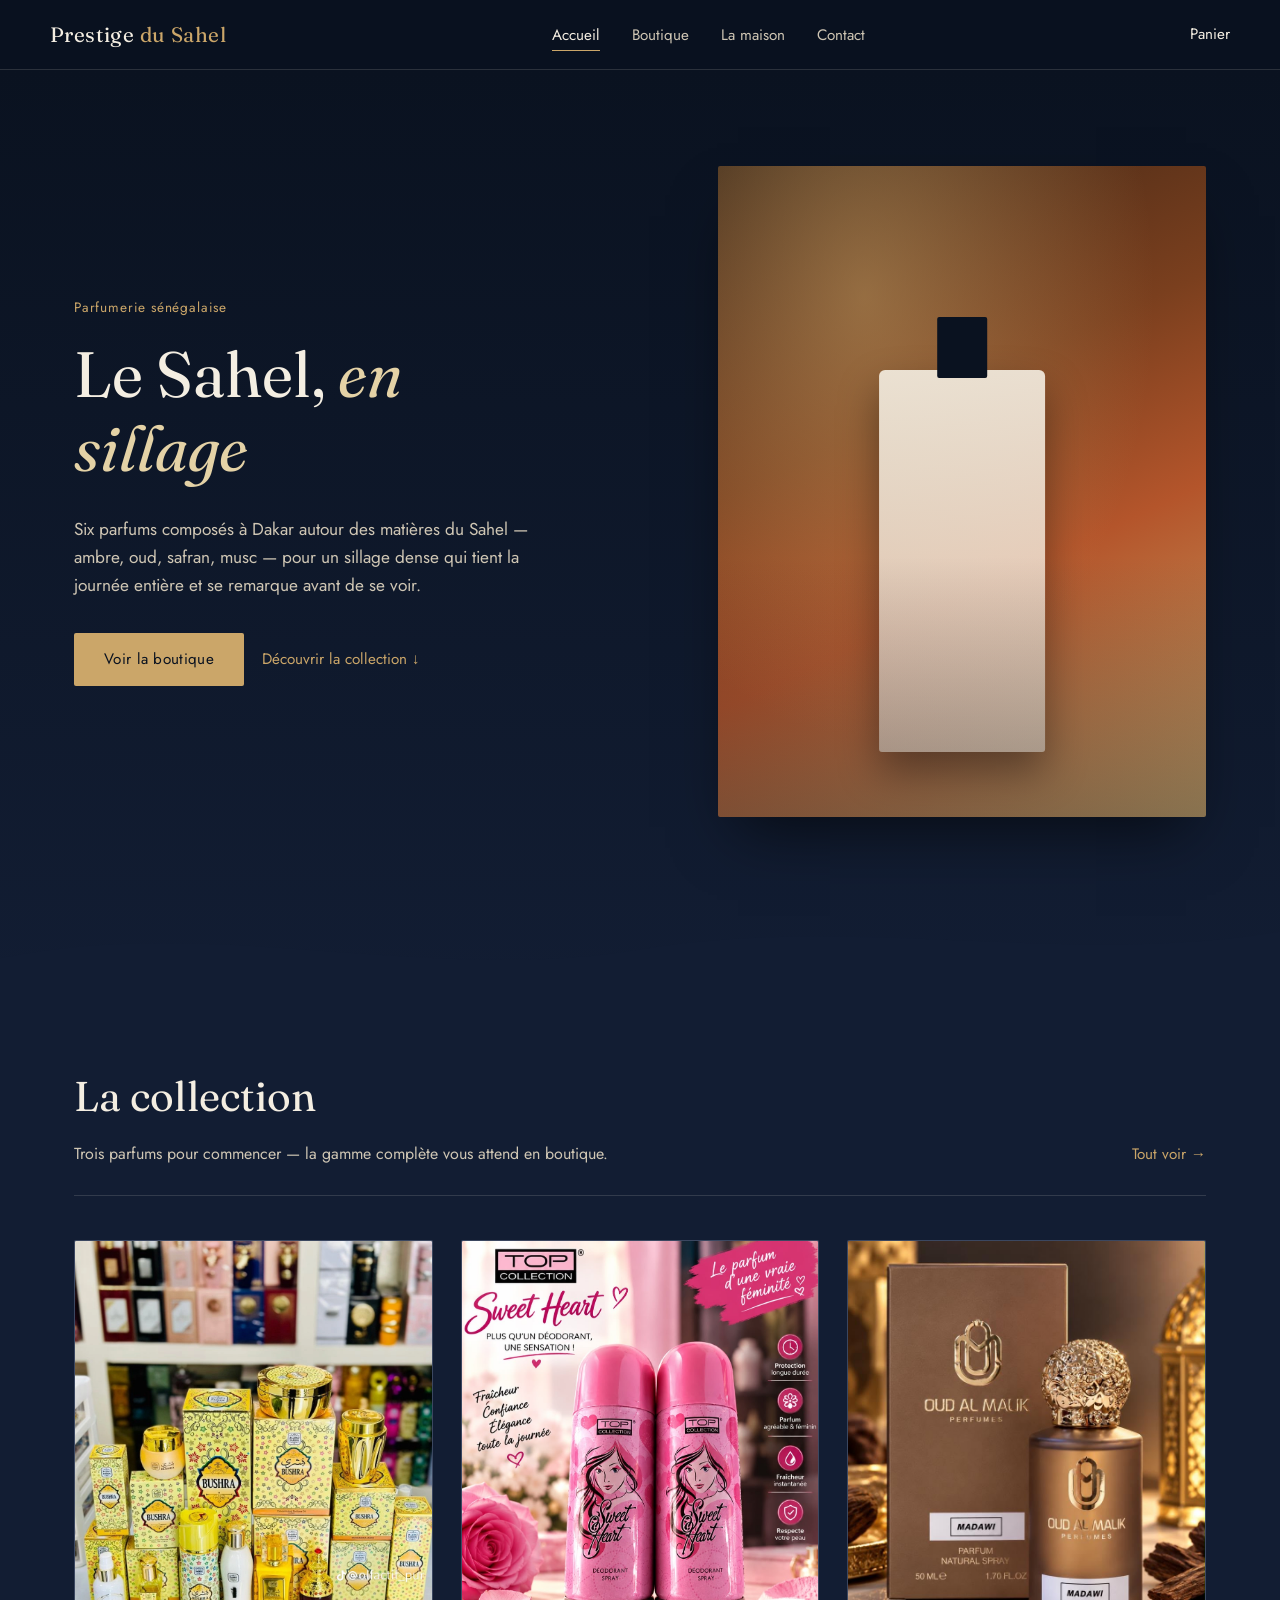
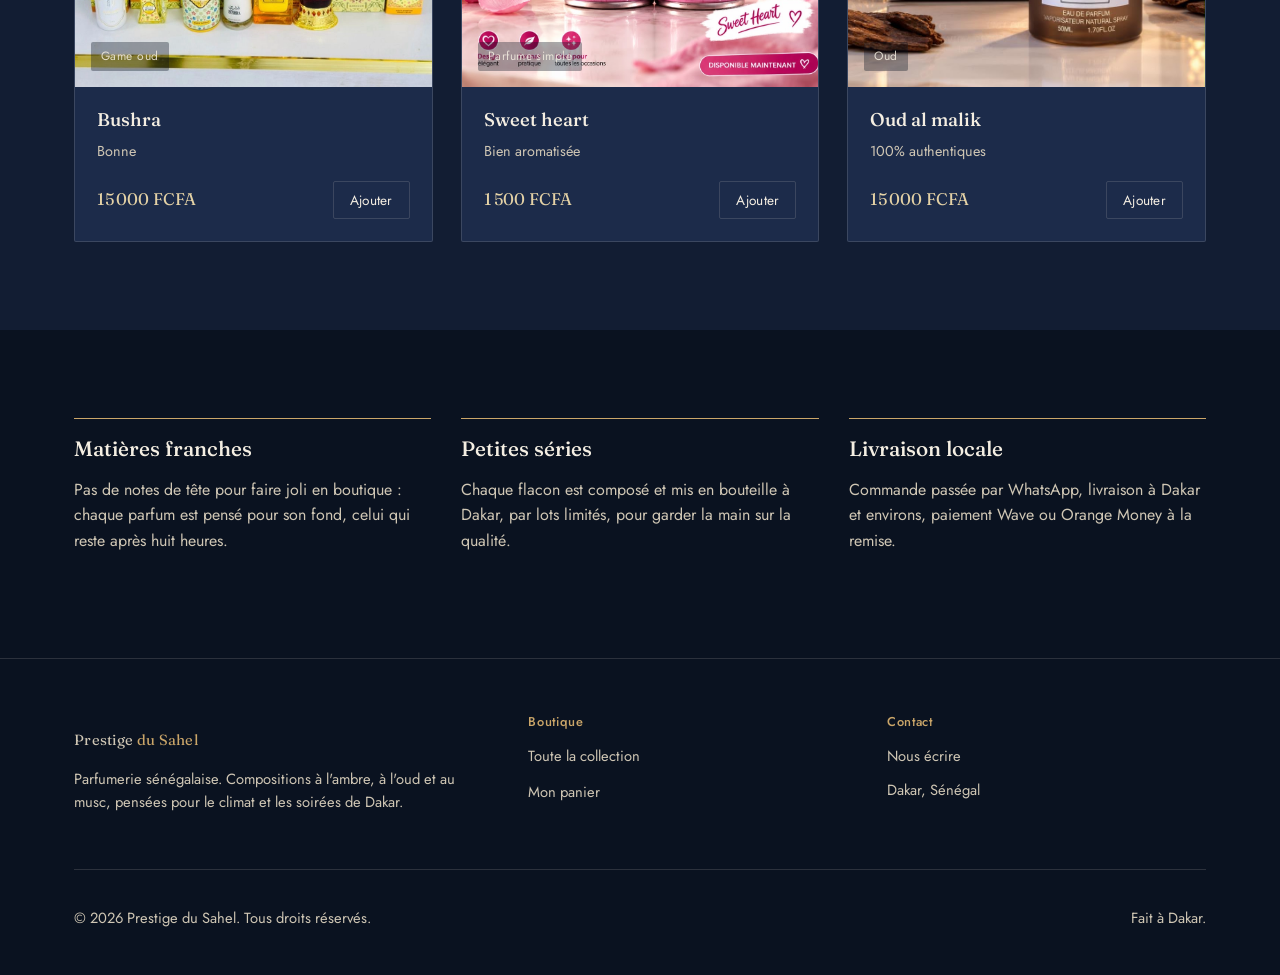
<file: index.html>
<!DOCTYPE html>
<html lang="fr">
<head>
<meta charset="UTF-8">
<meta name="viewport" content="width=device-width, initial-scale=1.0">
<title>Prestige du Sahel — Parfumerie</title>
<meta name="description" content="Prestige du Sahel : parfumerie sénégalaise inspirée des lumières et matières du Sahel. Ambre, oud, safran et musc, composés en petite série.">
<link rel="preconnect" href="https://fonts.googleapis.com">
<link rel="preconnect" href="https://fonts.gstatic.com" crossorigin>
<link href="https://fonts.googleapis.com/css2?family=Fraunces:ital,wght@0,400;0,500;1,400&family=Jost:wght@300;400;500&display=swap" rel="stylesheet">
<link rel="stylesheet" href="css/style.css">
<script src="https://identity.netlify.com/v1/netlify-identity-widget.js"></script>
<script>
  if (window.netlifyIdentity) {
    window.netlifyIdentity.on("init", (user) => {
      if (!user) {
        window.netlifyIdentity.on("login", () => {
          document.location.href = "/admin/";
        });
      }
    });
  }
</script>
</head>
<body>

<header class="entete">
  <div class="enveloppe entete__barre">
    <a href="index.html" class="marque">Prestige <span>du Sahel</span></a>
    <nav>
      <ul class="menu-principal" id="menu-principal">
        <li><a href="index.html" aria-current="page">Accueil</a></li>
        <li><a href="boutique.html">Boutique</a></li>
        <li><a href="apropos.html">La maison</a></li>
        <li><a href="contact.html">Contact</a></li>
      </ul>
    </nav>
    <div class="entete__droite">
      <a href="panier.html" class="lien-panier">
        Panier <span class="compteur-panier" data-compteur-panier>0</span>
      </a>
      <button class="bascule-menu" id="bascule-menu" aria-label="Ouvrir le menu">☰</button>
    </div>
  </div>
</header>

<main>

  <section class="heros">
    <div class="enveloppe heros__grille">
      <div>
        <p class="heros__eyebrow">Parfumerie sénégalaise</p>
        <h1>Le Sahel, <em>en sillage</em></h1>
        <p class="heros__texte">Six parfums composés à Dakar autour des matières du Sahel — ambre, oud, safran, musc — pour un sillage dense qui tient la journée entière et se remarque avant de se voir.</p>
        <div class="heros__actions">
          <a href="boutique.html" class="bouton">Voir la boutique</a>
          <a href="#collection" class="lien-discret">Découvrir la collection ↓</a>
        </div>
      </div>
      <div class="heros__visuel" aria-hidden="true">
        <div class="heros__flacon"></div>
      </div>
    </div>
    <svg class="dune" viewBox="0 0 1440 90" preserveAspectRatio="none" xmlns="http://www.w3.org/2000/svg" aria-hidden="true">
      <path d="M0,60 C240,10 480,90 720,50 C960,10 1200,70 1440,30 L1440,90 L0,90 Z" fill="#121D33"></path>
    </svg>
  </section>

  <section class="section section--nuit" id="collection">
    <div class="enveloppe">
      <div class="section__entete">
        <div>
          <h2>La collection</h2>
          <p>Trois parfums pour commencer — la gamme complète vous attend en boutique.</p>
        </div>
        <a href="boutique.html" class="lien-discret">Tout voir →</a>
      </div>
      <div class="grille-produits" id="grille-accueil"></div>
    </div>
  </section>

  <section class="section section--sombre">
    <div class="enveloppe">
      <div class="valeurs">
        <div>
          <h3>Matières franches</h3>
          <p>Pas de notes de tête pour faire joli en boutique : chaque parfum est pensé pour son fond, celui qui reste après huit heures.</p>
        </div>
        <div>
          <h3>Petites séries</h3>
          <p>Chaque flacon est composé et mis en bouteille à Dakar, par lots limités, pour garder la main sur la qualité.</p>
        </div>
        <div>
          <h3>Livraison locale</h3>
          <p>Commande passée par WhatsApp, livraison à Dakar et environs, paiement Wave ou Orange Money à la remise.</p>
        </div>
      </div>
    </div>
  </section>

</main>

<footer class="pied">
  <div class="enveloppe">
    <div class="pied__grille">
      <div>
        <p class="marque" style="margin-bottom:10px;">Prestige <span>du Sahel</span></p>
        <p>Parfumerie sénégalaise. Compositions à l'ambre, à l'oud et au musc, pensées pour le climat et les soirées de Dakar.</p>
      </div>
      <div>
        <h4>Boutique</h4>
        <ul>
          <li><a href="boutique.html">Toute la collection</a></li>
          <li><a href="panier.html">Mon panier</a></li>
        </ul>
      </div>
      <div>
        <h4>Contact</h4>
        <ul>
          <li><a href="contact.html">Nous écrire</a></li>
          <li><p style="margin:0;">Dakar, Sénégal</p></li>
        </ul>
      </div>
    </div>
    <div class="pied__bas">
      <p>© <span id="annee"></span> Prestige du Sahel. Tous droits réservés.</p>
      <p>Fait à Dakar.</p>
    </div>
  </div>
</footer>

<script src="js/main.js"></script>
</body>
</html>
</file>
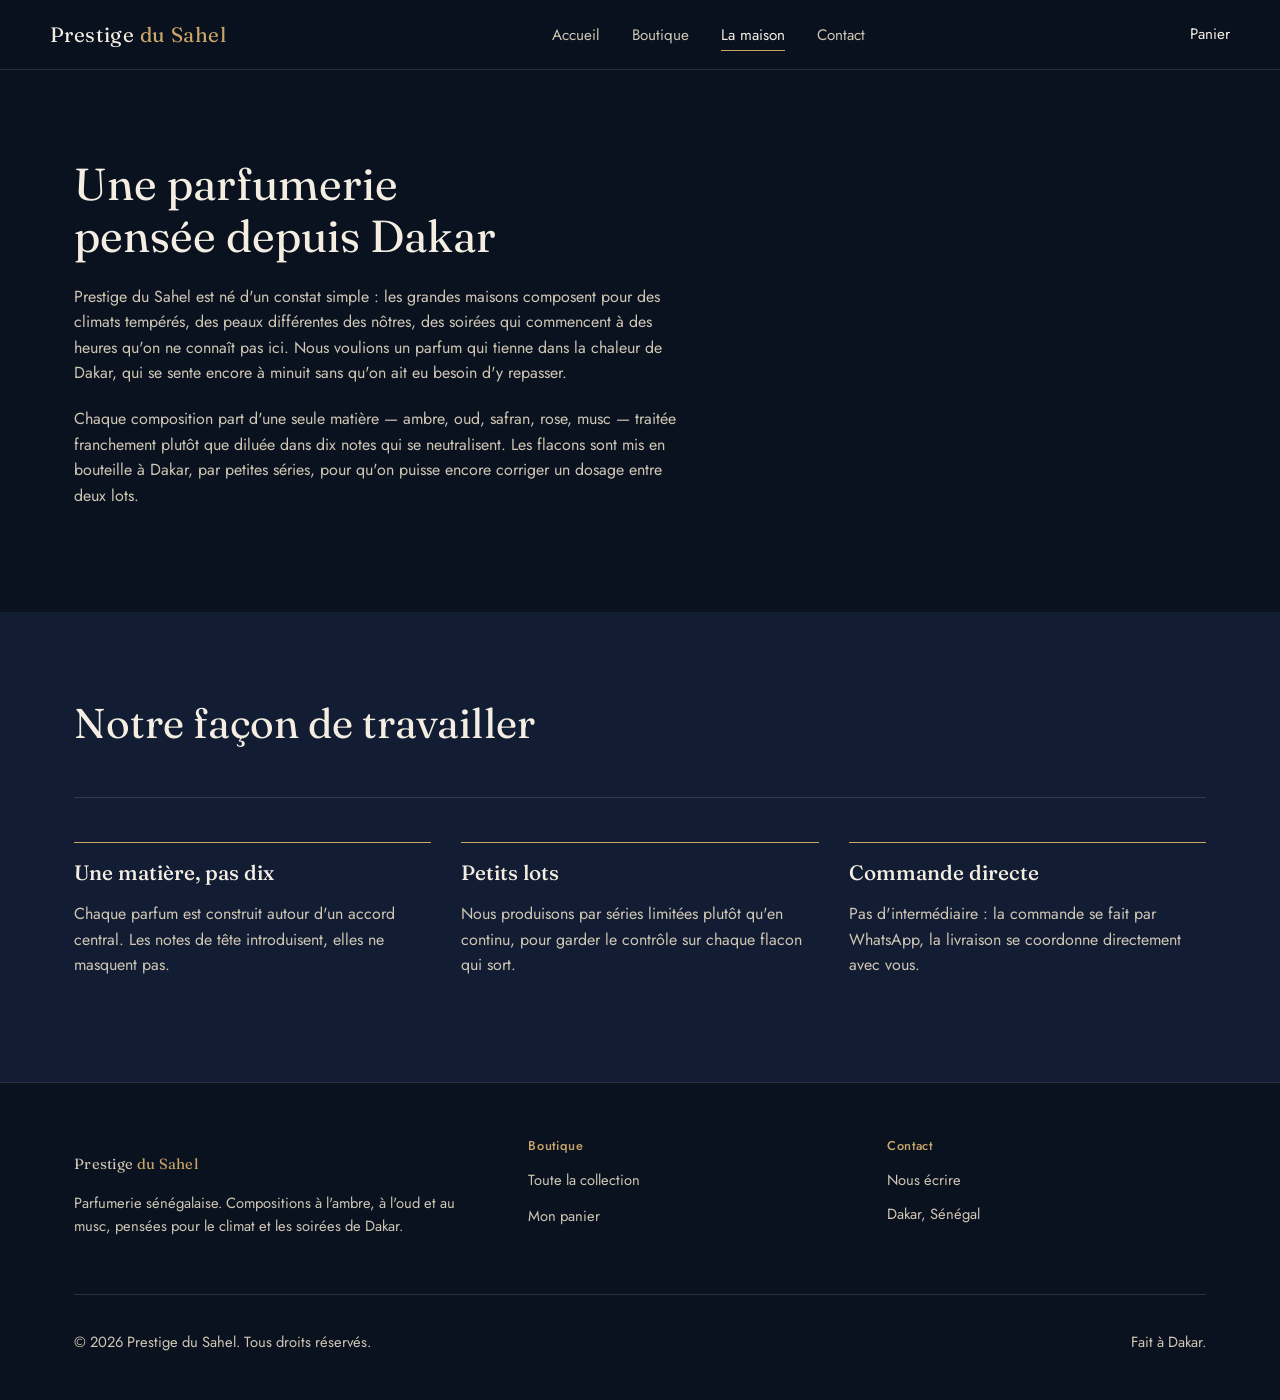
<file: apropos.html>
<!DOCTYPE html>
<html lang="fr">
<head>
<meta charset="UTF-8">
<meta name="viewport" content="width=device-width, initial-scale=1.0">
<title>La maison — Prestige du Sahel</title>
<meta name="description" content="L'histoire et l'approche de Prestige du Sahel, parfumerie sénégalaise.">
<link rel="preconnect" href="https://fonts.googleapis.com">
<link rel="preconnect" href="https://fonts.gstatic.com" crossorigin>
<link href="https://fonts.googleapis.com/css2?family=Fraunces:ital,wght@0,400;0,500;1,400&family=Jost:wght@300;400;500&display=swap" rel="stylesheet">
<link rel="stylesheet" href="css/style.css">
</head>
<body>

<header class="entete">
  <div class="enveloppe entete__barre">
    <a href="index.html" class="marque">Prestige <span>du Sahel</span></a>
    <nav>
      <ul class="menu-principal" id="menu-principal">
        <li><a href="index.html">Accueil</a></li>
        <li><a href="boutique.html">Boutique</a></li>
        <li><a href="apropos.html" aria-current="page">La maison</a></li>
        <li><a href="contact.html">Contact</a></li>
      </ul>
    </nav>
    <div class="entete__droite">
      <a href="panier.html" class="lien-panier">
        Panier <span class="compteur-panier" data-compteur-panier>0</span>
      </a>
      <button class="bascule-menu" id="bascule-menu" aria-label="Ouvrir le menu">☰</button>
    </div>
  </div>
</header>

<main>
  <section class="section section--sombre">
    <div class="enveloppe">
      <h1 style="font-size:clamp(2rem,4vw,2.8rem); max-width:16ch;">Une parfumerie pensée depuis Dakar</h1>
      <div class="bloc-texte">
        <p>Prestige du Sahel est né d'un constat simple : les grandes maisons composent pour des climats tempérés, des peaux différentes des nôtres, des soirées qui commencent à des heures qu'on ne connaît pas ici. Nous voulions un parfum qui tienne dans la chaleur de Dakar, qui se sente encore à minuit sans qu'on ait eu besoin d'y repasser.</p>
      </div>
      <div class="bloc-texte">
        <p>Chaque composition part d'une seule matière — ambre, oud, safran, rose, musc — traitée franchement plutôt que diluée dans dix notes qui se neutralisent. Les flacons sont mis en bouteille à Dakar, par petites séries, pour qu'on puisse encore corriger un dosage entre deux lots.</p>
      </div>
    </div>
  </section>

  <section class="section section--nuit">
    <div class="enveloppe">
      <div class="section__entete">
        <div>
          <h2>Notre façon de travailler</h2>
        </div>
      </div>
      <div class="valeurs">
        <div>
          <h3>Une matière, pas dix</h3>
          <p>Chaque parfum est construit autour d'un accord central. Les notes de tête introduisent, elles ne masquent pas.</p>
        </div>
        <div>
          <h3>Petits lots</h3>
          <p>Nous produisons par séries limitées plutôt qu'en continu, pour garder le contrôle sur chaque flacon qui sort.</p>
        </div>
        <div>
          <h3>Commande directe</h3>
          <p>Pas d'intermédiaire : la commande se fait par WhatsApp, la livraison se coordonne directement avec vous.</p>
        </div>
      </div>
    </div>
  </section>
</main>

<footer class="pied">
  <div class="enveloppe">
    <div class="pied__grille">
      <div>
        <p class="marque" style="margin-bottom:10px;">Prestige <span>du Sahel</span></p>
        <p>Parfumerie sénégalaise. Compositions à l'ambre, à l'oud et au musc, pensées pour le climat et les soirées de Dakar.</p>
      </div>
      <div>
        <h4>Boutique</h4>
        <ul>
          <li><a href="boutique.html">Toute la collection</a></li>
          <li><a href="panier.html">Mon panier</a></li>
        </ul>
      </div>
      <div>
        <h4>Contact</h4>
        <ul>
          <li><a href="contact.html">Nous écrire</a></li>
          <li><p style="margin:0;">Dakar, Sénégal</p></li>
        </ul>
      </div>
    </div>
    <div class="pied__bas">
      <p>© <span id="annee"></span> Prestige du Sahel. Tous droits réservés.</p>
      <p>Fait à Dakar.</p>
    </div>
  </div>
</footer>

<script src="js/main.js"></script>
</body>
</html>
</file>
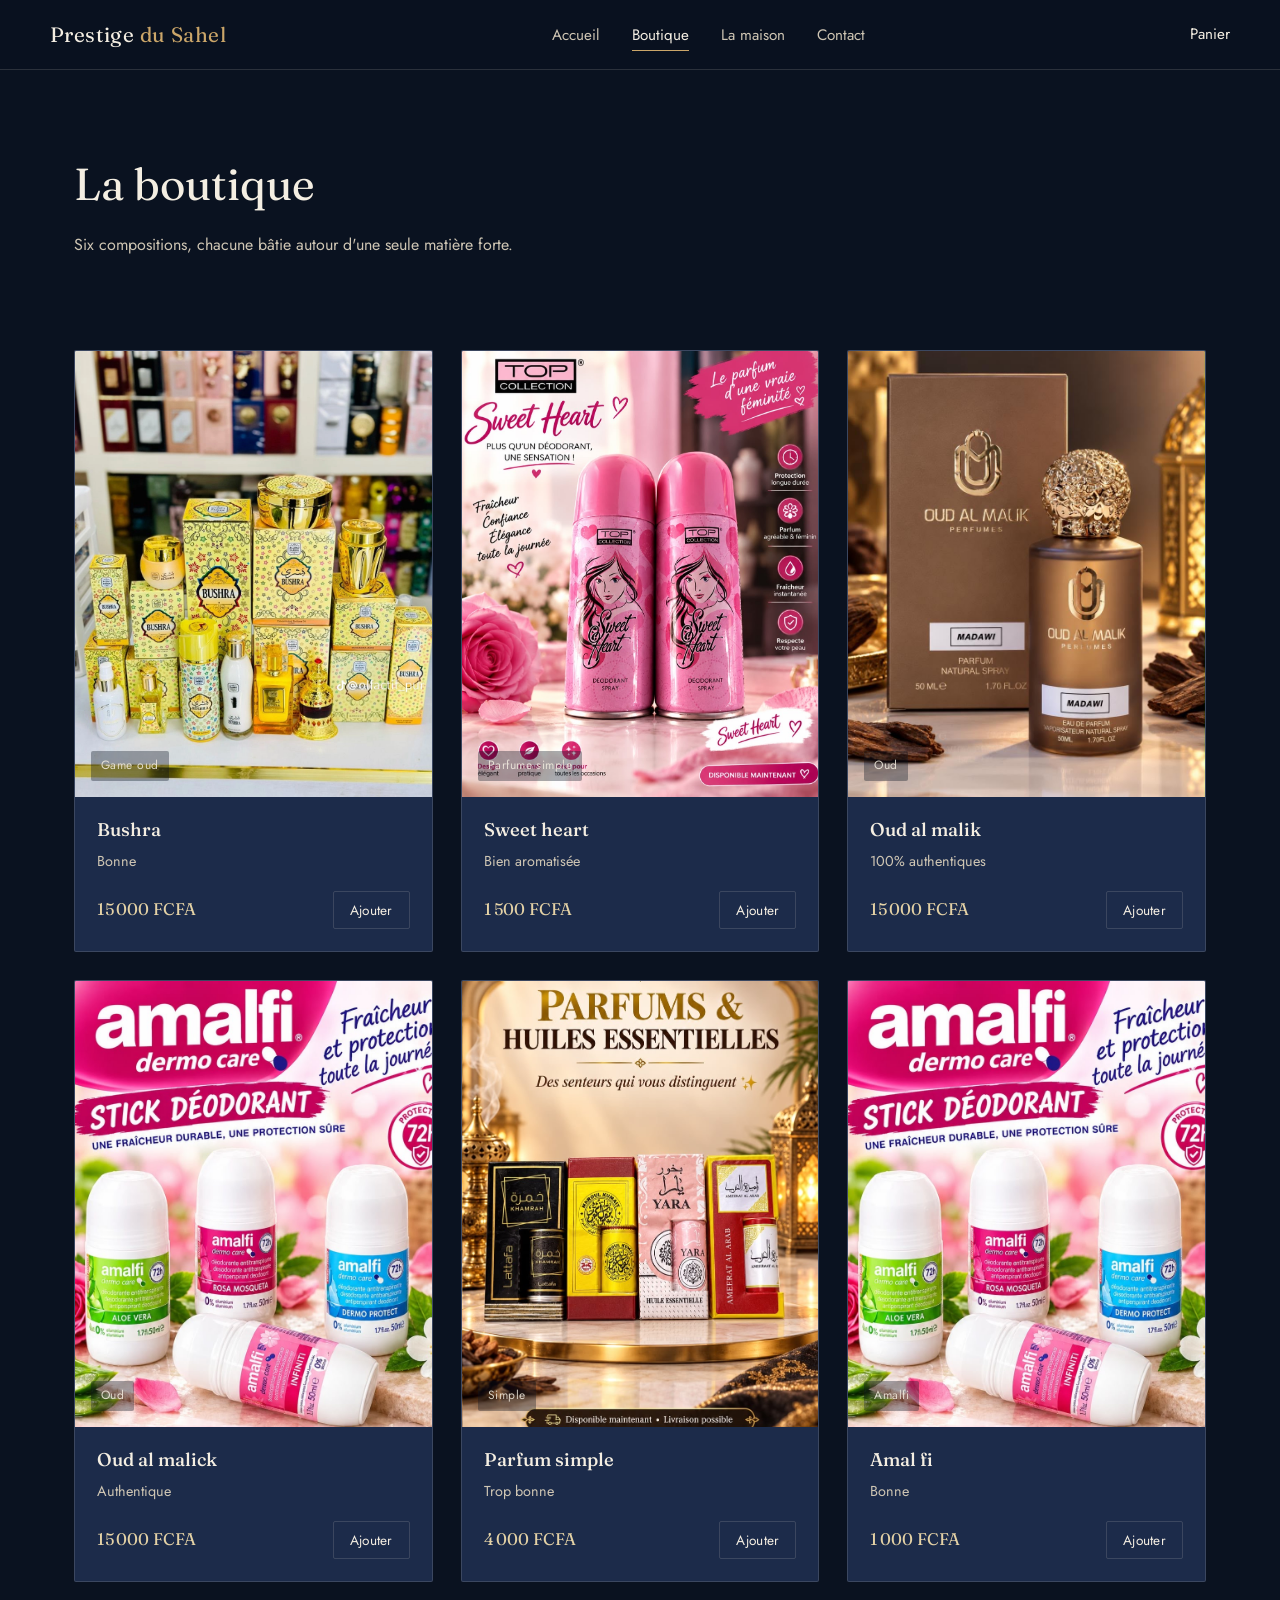
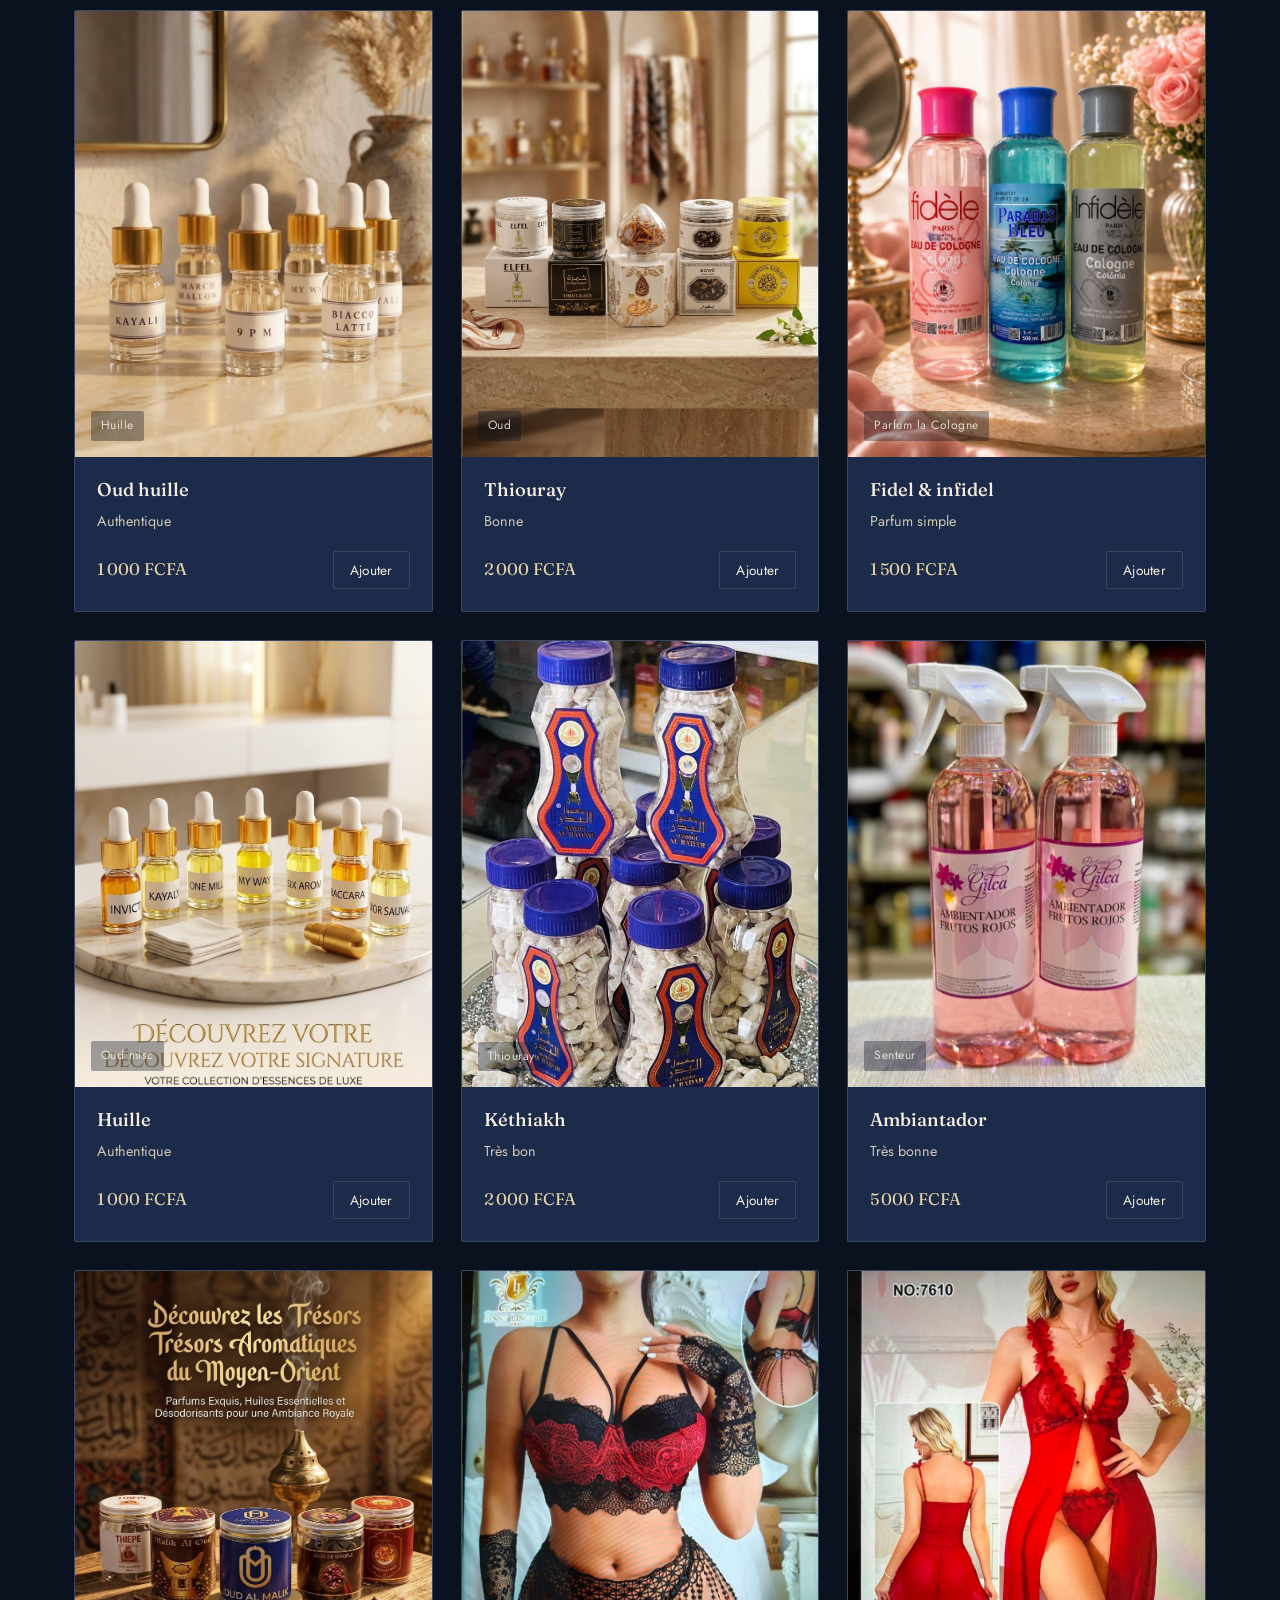
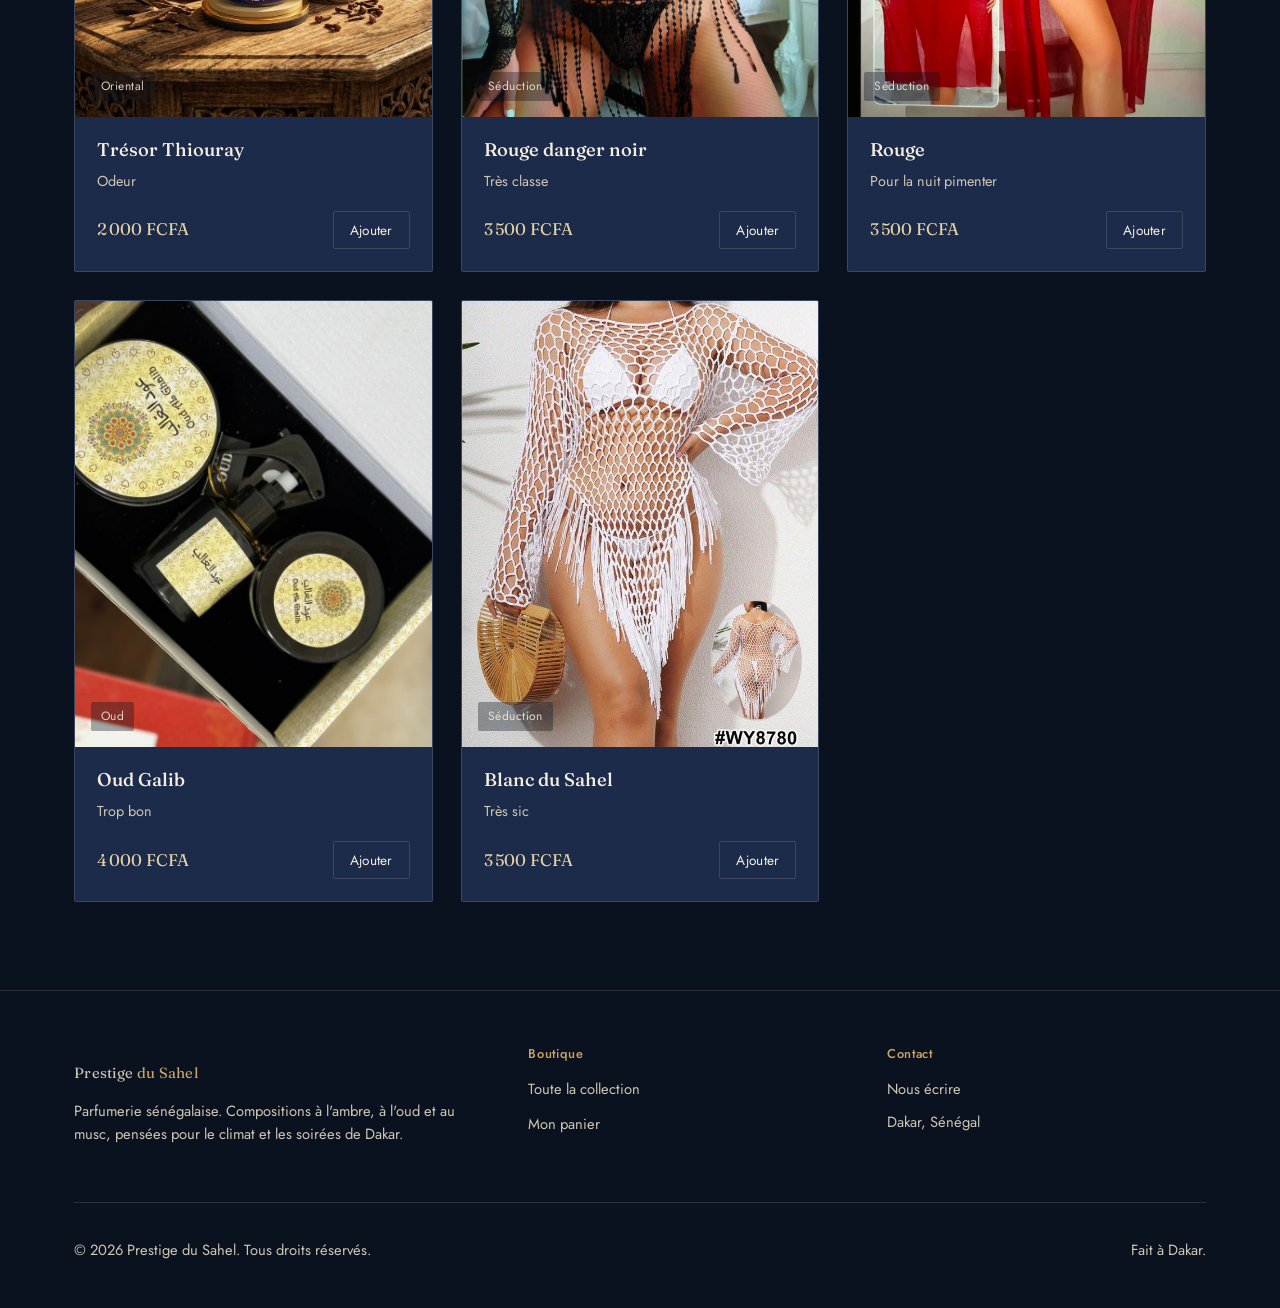
<file: boutique.html>
<!DOCTYPE html>
<html lang="fr">
<head>
<meta charset="UTF-8">
<meta name="viewport" content="width=device-width, initial-scale=1.0">
<title>Boutique — Prestige du Sahel</title>
<meta name="description" content="La collection complète Prestige du Sahel : ambre, oud, safran, rose et musc.">
<link rel="preconnect" href="https://fonts.googleapis.com">
<link rel="preconnect" href="https://fonts.gstatic.com" crossorigin>
<link href="https://fonts.googleapis.com/css2?family=Fraunces:ital,wght@0,400;0,500;1,400&family=Jost:wght@300;400;500&display=swap" rel="stylesheet">
<link rel="stylesheet" href="css/style.css">
</head>
<body>

<header class="entete">
  <div class="enveloppe entete__barre">
    <a href="index.html" class="marque">Prestige <span>du Sahel</span></a>
    <nav>
      <ul class="menu-principal" id="menu-principal">
        <li><a href="index.html">Accueil</a></li>
        <li><a href="boutique.html" aria-current="page">Boutique</a></li>
        <li><a href="apropos.html">La maison</a></li>
        <li><a href="contact.html">Contact</a></li>
      </ul>
    </nav>
    <div class="entete__droite">
      <a href="panier.html" class="lien-panier">
        Panier <span class="compteur-panier" data-compteur-panier>0</span>
      </a>
      <button class="bascule-menu" id="bascule-menu" aria-label="Ouvrir le menu">☰</button>
    </div>
  </div>
</header>

<main>
  <section class="section section--sombre" style="padding-bottom:0;">
    <div class="enveloppe">
      <div class="section__entete" style="border-bottom:none;">
        <div>
          <h1 style="font-size:clamp(2rem,4vw,2.8rem);">La boutique</h1>
          <p>Six compositions, chacune bâtie autour d'une seule matière forte.</p>
        </div>
      </div>
    </div>
  </section>

  <section class="section section--sombre" style="padding-top:20px;">
    <div class="enveloppe">
      <div class="grille-produits" id="grille-catalogue"></div>
    </div>
  </section>
</main>

<footer class="pied">
  <div class="enveloppe">
    <div class="pied__grille">
      <div>
        <p class="marque" style="margin-bottom:10px;">Prestige <span>du Sahel</span></p>
        <p>Parfumerie sénégalaise. Compositions à l'ambre, à l'oud et au musc, pensées pour le climat et les soirées de Dakar.</p>
      </div>
      <div>
        <h4>Boutique</h4>
        <ul>
          <li><a href="boutique.html">Toute la collection</a></li>
          <li><a href="panier.html">Mon panier</a></li>
        </ul>
      </div>
      <div>
        <h4>Contact</h4>
        <ul>
          <li><a href="contact.html">Nous écrire</a></li>
          <li><p style="margin:0;">Dakar, Sénégal</p></li>
        </ul>
      </div>
    </div>
    <div class="pied__bas">
      <p>© <span id="annee"></span> Prestige du Sahel. Tous droits réservés.</p>
      <p>Fait à Dakar.</p>
    </div>
  </div>
</footer>

<script src="js/main.js"></script>
</body>
</html>
</file>
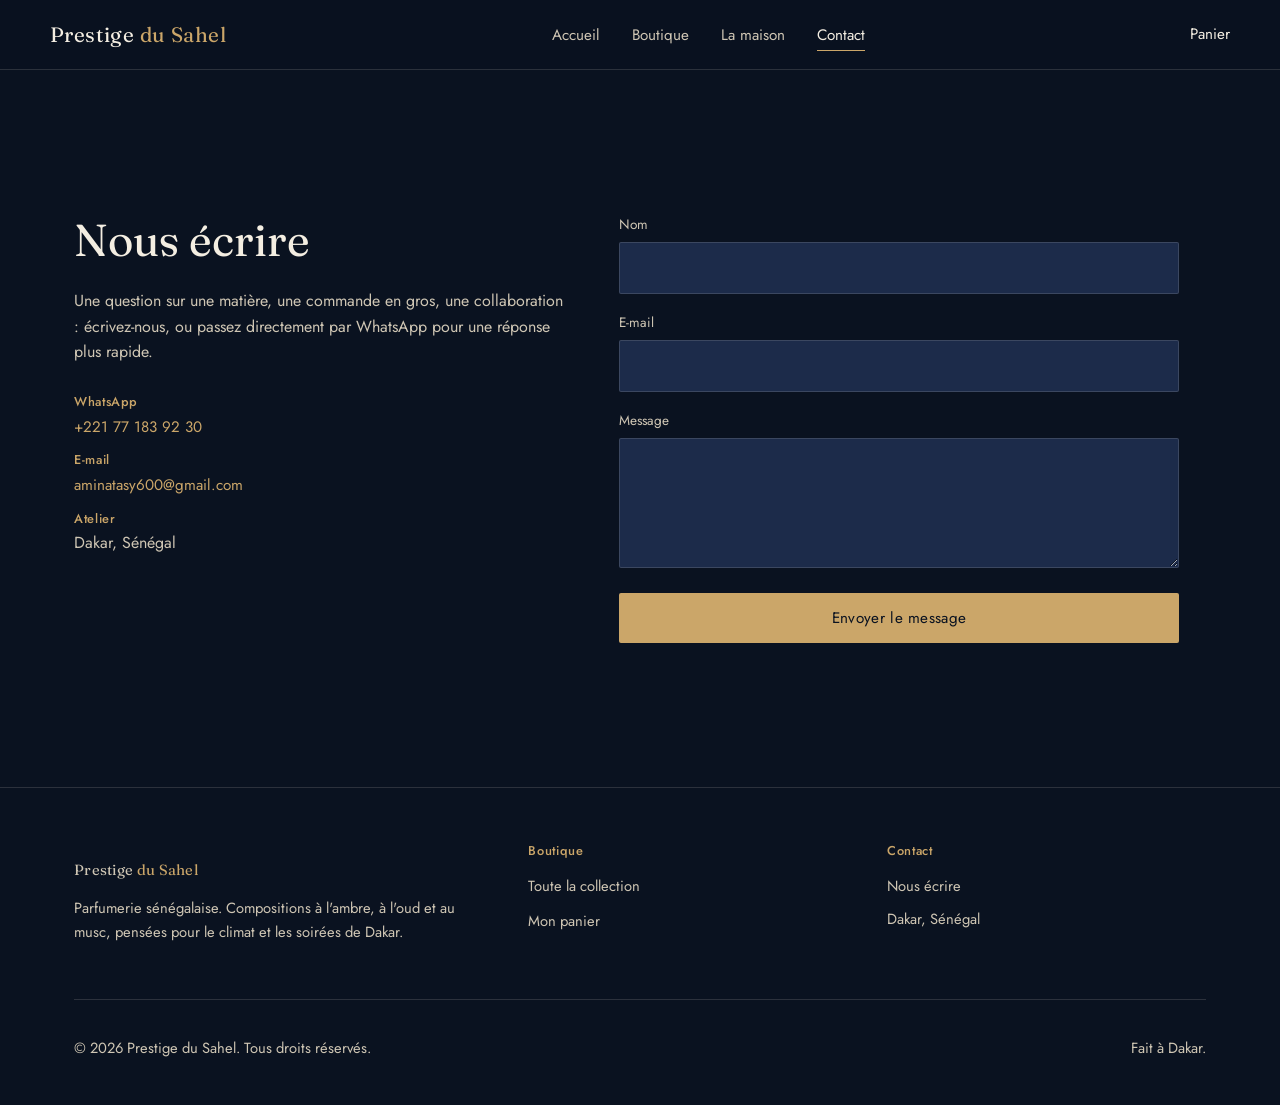
<file: contact.html>
<!DOCTYPE html>
<html lang="fr">
<head>
<meta charset="UTF-8">
<meta name="viewport" content="width=device-width, initial-scale=1.0">
<title>Contact — Prestige du Sahel</title>
<link rel="preconnect" href="https://fonts.googleapis.com">
<link rel="preconnect" href="https://fonts.gstatic.com" crossorigin>
<link href="https://fonts.googleapis.com/css2?family=Fraunces:ital,wght@0,400;0,500;1,400&family=Jost:wght@300;400;500&display=swap" rel="stylesheet">
<link rel="stylesheet" href="css/style.css">
</head>
<body>

<header class="entete">
  <div class="enveloppe entete__barre">
    <a href="index.html" class="marque">Prestige <span>du Sahel</span></a>
    <nav>
      <ul class="menu-principal" id="menu-principal">
        <li><a href="index.html">Accueil</a></li>
        <li><a href="boutique.html">Boutique</a></li>
        <li><a href="apropos.html">La maison</a></li>
        <li><a href="contact.html" aria-current="page">Contact</a></li>
      </ul>
    </nav>
    <div class="entete__droite">
      <a href="panier.html" class="lien-panier">
        Panier <span class="compteur-panier" data-compteur-panier>0</span>
      </a>
      <button class="bascule-menu" id="bascule-menu" aria-label="Ouvrir le menu">☰</button>
    </div>
  </div>
</header>

<main>
  <section class="section section--sombre">
    <div class="enveloppe">
      <div class="fiche-produit" style="grid-template-columns: 1fr 1.2fr;">
        <div>
          <h1 style="font-size:clamp(2rem,4vw,2.8rem);">Nous écrire</h1>
          <p>Une question sur une matière, une commande en gros, une collaboration : écrivez-nous, ou passez directement par WhatsApp pour une réponse plus rapide.</p>
          <div style="margin-top:30px; display:grid; gap:14px;">
            <div>
              <h4 style="font-family:var(--police-texte); font-size:0.8rem; letter-spacing:0.05em; color:var(--sable); margin-bottom:4px;">WhatsApp</h4>
              <a href="https://wa.me/221771839230" class="lien-discret" target="_blank" rel="noopener">+221 77 183 92 30</a>
            </div>
            <div>
              <h4 style="font-family:var(--police-texte); font-size:0.8rem; letter-spacing:0.05em; color:var(--sable); margin-bottom:4px;">E-mail</h4>
              <a href="mailto:aminatasy600@gmail.com" class="lien-discret">aminatasy600@gmail.com</a>
            </div>
            <div>
              <h4 style="font-family:var(--police-texte); font-size:0.8rem; letter-spacing:0.05em; color:var(--sable); margin-bottom:4px;">Atelier</h4>
              <p style="margin:0;">Dakar, Sénégal</p>
            </div>
          </div>
        </div>

        <form class="formulaire" id="formulaire-contact">
          <div>
            <label for="nom">Nom</label>
            <input type="text" id="nom" name="nom" required>
          </div>
          <div>
            <label for="email">E-mail</label>
            <input type="email" id="email" name="email" required>
          </div>
          <div>
            <label for="message">Message</label>
            <textarea id="message" name="message" required></textarea>
          </div>
          <button type="submit" class="bouton">Envoyer le message</button>
          <p id="confirmation-contact" style="display:none; color:var(--sable-clair);">Merci — nous répondons sous 24 à 48 h.</p>
        </form>
      </div>
    </div>
  </section>
</main>

<footer class="pied">
  <div class="enveloppe">
    <div class="pied__grille">
      <div>
        <p class="marque" style="margin-bottom:10px;">Prestige <span>du Sahel</span></p>
        <p>Parfumerie sénégalaise. Compositions à l'ambre, à l'oud et au musc, pensées pour le climat et les soirées de Dakar.</p>
      </div>
      <div>
        <h4>Boutique</h4>
        <ul>
          <li><a href="boutique.html">Toute la collection</a></li>
          <li><a href="panier.html">Mon panier</a></li>
        </ul>
      </div>
      <div>
        <h4>Contact</h4>
        <ul>
          <li><a href="contact.html">Nous écrire</a></li>
          <li><p style="margin:0;">Dakar, Sénégal</p></li>
        </ul>
      </div>
    </div>
    <div class="pied__bas">
      <p>© <span id="annee"></span> Prestige du Sahel. Tous droits réservés.</p>
      <p>Fait à Dakar.</p>
    </div>
  </div>
</footer>

<script src="js/main.js"></script>
<script>
  document.getElementById("formulaire-contact").addEventListener("submit", function (e) {
    e.preventDefault();
    document.getElementById("confirmation-contact").style.display = "block";
    this.reset();
  });
</script>
</body>
</html>
</file>
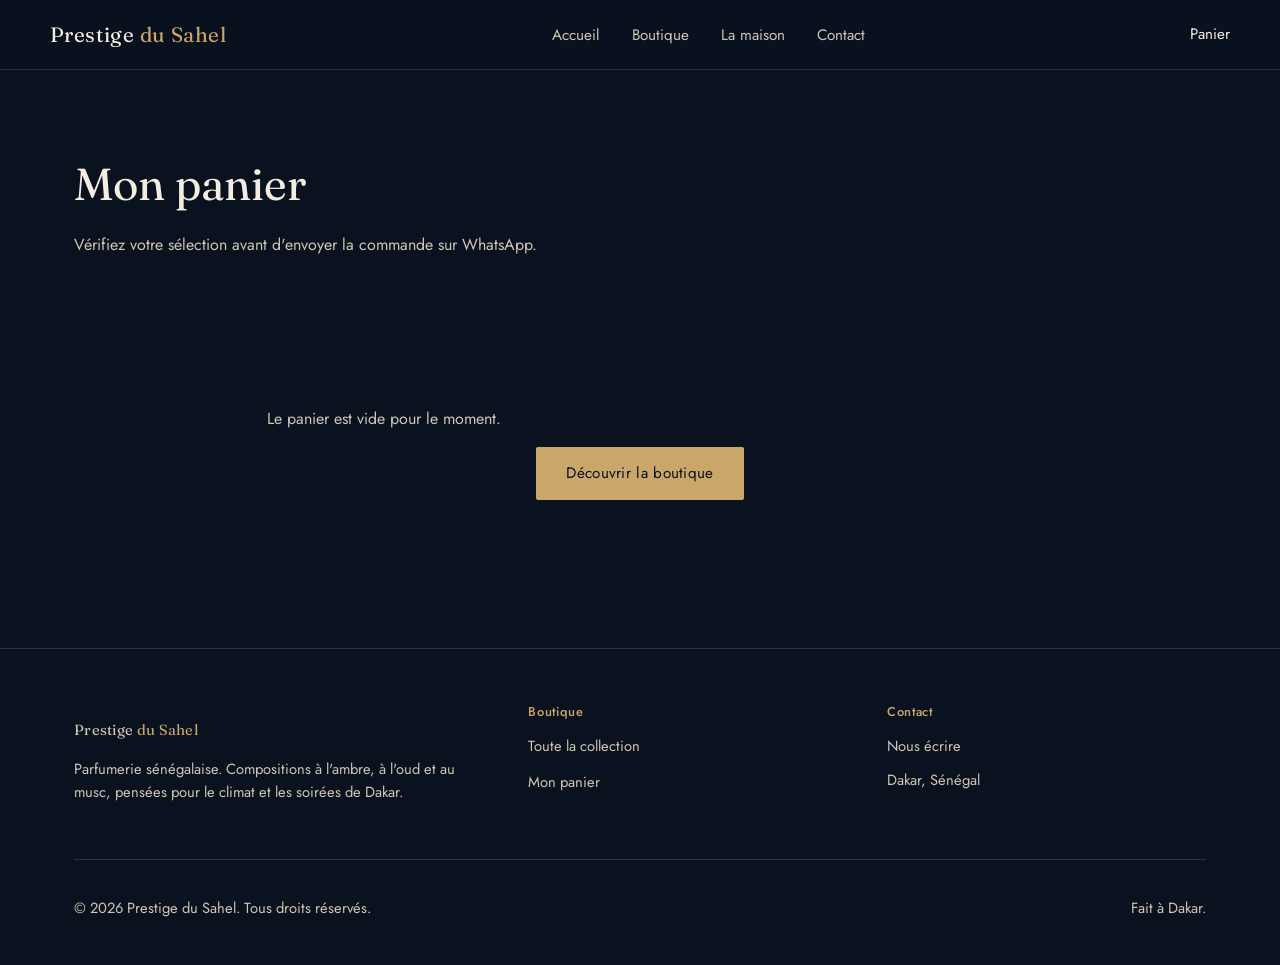
<file: panier.html>
<!DOCTYPE html>
<html lang="fr">
<head>
<meta charset="UTF-8">
<meta name="viewport" content="width=device-width, initial-scale=1.0">
<title>Mon panier — Prestige du Sahel</title>
<link rel="preconnect" href="https://fonts.googleapis.com">
<link rel="preconnect" href="https://fonts.gstatic.com" crossorigin>
<link href="https://fonts.googleapis.com/css2?family=Fraunces:ital,wght@0,400;0,500;1,400&family=Jost:wght@300;400;500&display=swap" rel="stylesheet">
<link rel="stylesheet" href="css/style.css">
</head>
<body>

<header class="entete">
  <div class="enveloppe entete__barre">
    <a href="index.html" class="marque">Prestige <span>du Sahel</span></a>
    <nav>
      <ul class="menu-principal" id="menu-principal">
        <li><a href="index.html">Accueil</a></li>
        <li><a href="boutique.html">Boutique</a></li>
        <li><a href="apropos.html">La maison</a></li>
        <li><a href="contact.html">Contact</a></li>
      </ul>
    </nav>
    <div class="entete__droite">
      <a href="panier.html" class="lien-panier" aria-current="page">
        Panier <span class="compteur-panier" data-compteur-panier>0</span>
      </a>
      <button class="bascule-menu" id="bascule-menu" aria-label="Ouvrir le menu">☰</button>
    </div>
  </div>
</header>

<main>
  <section class="section section--sombre">
    <div class="enveloppe">
      <div class="section__entete" style="border-bottom:none;">
        <div>
          <h1 style="font-size:clamp(2rem,4vw,2.8rem);">Mon panier</h1>
          <p>Vérifiez votre sélection avant d'envoyer la commande sur WhatsApp.</p>
        </div>
      </div>
      <div id="contenu-panier"></div>
    </div>
  </section>
</main>

<footer class="pied">
  <div class="enveloppe">
    <div class="pied__grille">
      <div>
        <p class="marque" style="margin-bottom:10px;">Prestige <span>du Sahel</span></p>
        <p>Parfumerie sénégalaise. Compositions à l'ambre, à l'oud et au musc, pensées pour le climat et les soirées de Dakar.</p>
      </div>
      <div>
        <h4>Boutique</h4>
        <ul>
          <li><a href="boutique.html">Toute la collection</a></li>
          <li><a href="panier.html">Mon panier</a></li>
        </ul>
      </div>
      <div>
        <h4>Contact</h4>
        <ul>
          <li><a href="contact.html">Nous écrire</a></li>
          <li><p style="margin:0;">Dakar, Sénégal</p></li>
        </ul>
      </div>
    </div>
    <div class="pied__bas">
      <p>© <span id="annee"></span> Prestige du Sahel. Tous droits réservés.</p>
      <p>Fait à Dakar.</p>
    </div>
  </div>
</footer>

<script src="js/main.js"></script>
</body>
</html>
</file>
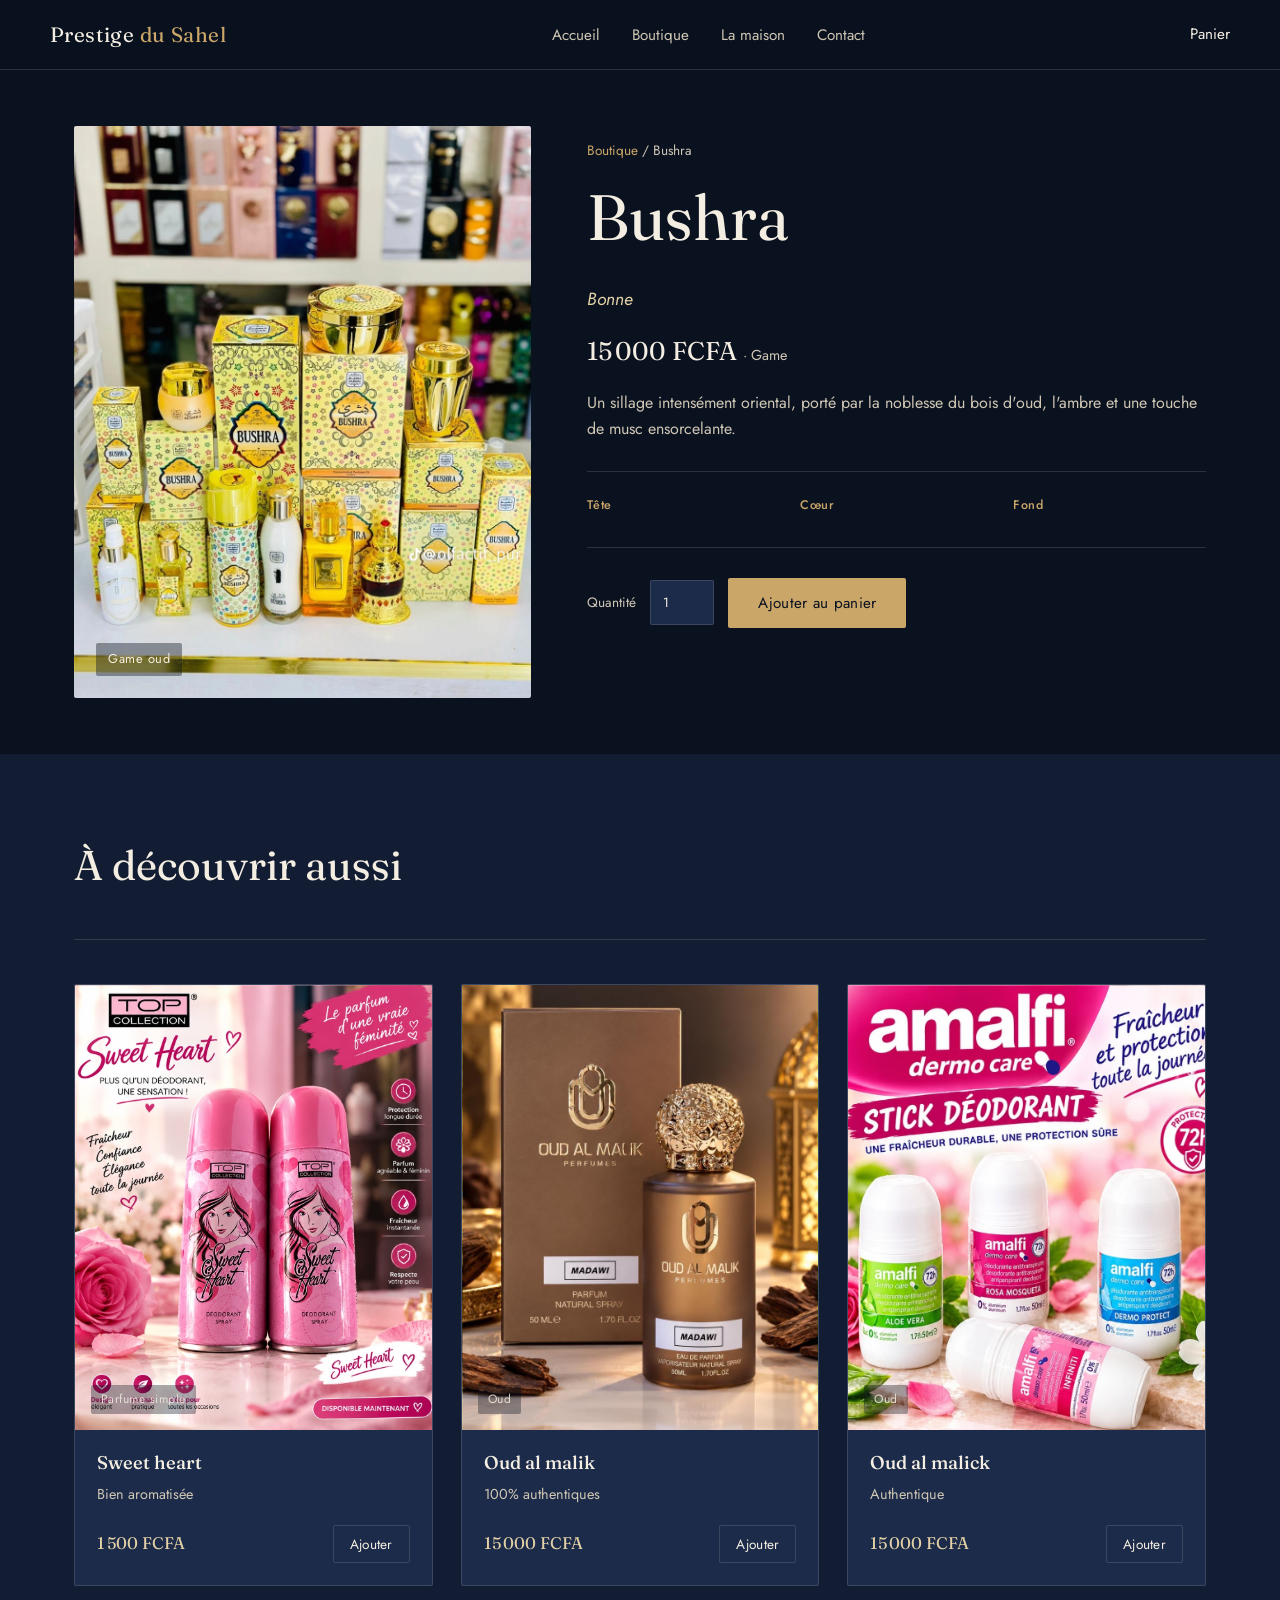
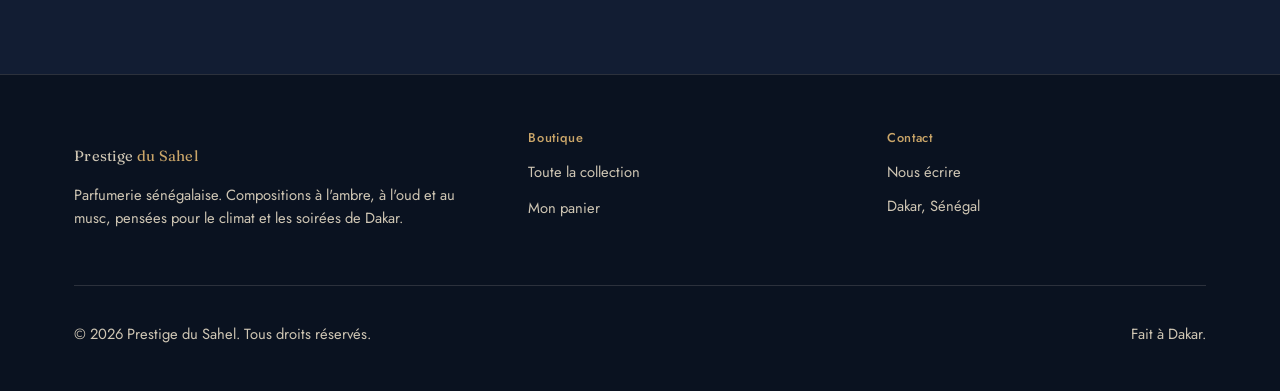
<file: produit.html>
<!DOCTYPE html>
<html lang="fr">
<head>
<meta charset="UTF-8">
<meta name="viewport" content="width=device-width, initial-scale=1.0">
<title>Parfum — Prestige du Sahel</title>
<link rel="preconnect" href="https://fonts.googleapis.com">
<link rel="preconnect" href="https://fonts.gstatic.com" crossorigin>
<link href="https://fonts.googleapis.com/css2?family=Fraunces:ital,wght@0,400;0,500;1,400&family=Jost:wght@300;400;500&display=swap" rel="stylesheet">
<link rel="stylesheet" href="css/style.css">
</head>
<body>

<header class="entete">
  <div class="enveloppe entete__barre">
    <a href="index.html" class="marque">Prestige <span>du Sahel</span></a>
    <nav>
      <ul class="menu-principal" id="menu-principal">
        <li><a href="index.html">Accueil</a></li>
        <li><a href="boutique.html">Boutique</a></li>
        <li><a href="apropos.html">La maison</a></li>
        <li><a href="contact.html">Contact</a></li>
      </ul>
    </nav>
    <div class="entete__droite">
      <a href="panier.html" class="lien-panier">
        Panier <span class="compteur-panier" data-compteur-panier>0</span>
      </a>
      <button class="bascule-menu" id="bascule-menu" aria-label="Ouvrir le menu">☰</button>
    </div>
  </div>
</header>

<main>
  <div class="enveloppe">
    <div class="fiche-produit" id="fiche-produit"></div>
  </div>

  <section class="section section--nuit">
    <div class="enveloppe">
      <div class="section__entete">
        <div><h2>À découvrir aussi</h2></div>
      </div>
      <div class="grille-produits" id="suggestions"></div>
    </div>
  </section>
</main>

<footer class="pied">
  <div class="enveloppe">
    <div class="pied__grille">
      <div>
        <p class="marque" style="margin-bottom:10px;">Prestige <span>du Sahel</span></p>
        <p>Parfumerie sénégalaise. Compositions à l'ambre, à l'oud et au musc, pensées pour le climat et les soirées de Dakar.</p>
      </div>
      <div>
        <h4>Boutique</h4>
        <ul>
          <li><a href="boutique.html">Toute la collection</a></li>
          <li><a href="panier.html">Mon panier</a></li>
        </ul>
      </div>
      <div>
        <h4>Contact</h4>
        <ul>
          <li><a href="contact.html">Nous écrire</a></li>
          <li><p style="margin:0;">Dakar, Sénégal</p></li>
        </ul>
      </div>
    </div>
    <div class="pied__bas">
      <p>© <span id="annee"></span> Prestige du Sahel. Tous droits réservés.</p>
      <p>Fait à Dakar.</p>
    </div>
  </div>
</footer>

<script src="js/main.js"></script>
</body>
</html>
</file>
<file: css/style.css>
/* ===================================================================
   Prestige du Sahel — feuille de style
   Palette : nuit du désert + sable + ocre brûlé
   =================================================================== */

:root {
  --nuit-profond: #0A1220;
  --nuit: #121D33;
  --nuit-claire: #1C2B4A;
  --sable: #CBA669;
  --sable-clair: #E4D2A6;
  --ocre: #B4552B;
  --albatre: #F4EEE2;
  --albatre-sourd: #CFC6B4;
  --trait: rgba(244, 238, 226, 0.14);

  --police-affichage: "Fraunces", Georgia, serif;
  --police-texte: "Jost", "Helvetica Neue", Arial, sans-serif;

  --rayon: 2px;
}

* { box-sizing: border-box; }

@media (prefers-reduced-motion: reduce) {
  * { animation-duration: 0.01ms !important; transition-duration: 0.01ms !important; }
}

html { scroll-behavior: smooth; }

body {
  margin: 0;
  background: var(--nuit-profond);
  color: var(--albatre);
  font-family: var(--police-texte);
  font-size: 16px;
  line-height: 1.6;
  -webkit-font-smoothing: antialiased;
}

img { max-width: 100%; display: block; }

a { color: inherit; text-decoration: none; }

h1, h2, h3, h4 {
  font-family: var(--police-affichage);
  font-weight: 500;
  line-height: 1.15;
  margin: 0 0 0.5em;
  color: var(--albatre);
}

h1 { font-size: clamp(2.4rem, 5vw, 4rem); font-weight: 400; }
h2 { font-size: clamp(1.8rem, 3.4vw, 2.6rem); font-weight: 400; }
h3 { font-size: 1.3rem; }

p { max-width: 62ch; color: var(--albatre-sourd); }

.enveloppe {
  width: 100%;
  max-width: 1180px;
  margin: 0 auto;
  padding: 0 24px;
}

/* ---------- Boutons & liens ---------- */

.bouton {
  display: inline-block;
  padding: 14px 30px;
  background: var(--sable);
  color: var(--nuit-profond);
  font-family: var(--police-texte);
  font-size: 0.95rem;
  letter-spacing: 0.02em;
  border: none;
  border-radius: var(--rayon);
  cursor: pointer;
  transition: background 0.2s ease, transform 0.2s ease;
}
.bouton:hover { background: var(--sable-clair); transform: translateY(-1px); }
.bouton:focus-visible { outline: 2px solid var(--albatre); outline-offset: 3px; }

.bouton--discret {
  background: transparent;
  color: var(--albatre);
  border: 1px solid var(--trait);
  padding: 8px 16px;
  font-size: 0.85rem;
  border-radius: var(--rayon);
  cursor: pointer;
}
.bouton--discret:hover { border-color: var(--sable); color: var(--sable); }

.lien-discret {
  color: var(--sable);
  border-bottom: 1px solid transparent;
  cursor: pointer;
  background: none;
  border-top: none; border-left: none; border-right: none;
  font-family: var(--police-texte);
  font-size: 0.95rem;
  padding: 0;
}
.lien-discret:hover { border-bottom-color: var(--sable); }

/* ---------- En-tête ---------- */

.entete {
  position: sticky;
  top: 0;
  z-index: 20;
  background: rgba(10, 18, 32, 0.86);
  backdrop-filter: blur(8px);
  border-bottom: 1px solid var(--trait);
}

.entete__barre {
  display: flex;
  align-items: center;
  justify-content: space-between;
  padding: 18px 0;
}

.marque {
  font-family: var(--police-affichage);
  font-size: 1.3rem;
  letter-spacing: 0.02em;
  color: var(--albatre);
}
.marque span { color: var(--sable); }

.menu-principal {
  display: flex;
  gap: 32px;
  list-style: none;
  margin: 0;
  padding: 0;
}
.menu-principal a {
  font-size: 0.95rem;
  color: var(--albatre-sourd);
  padding-bottom: 4px;
  border-bottom: 1px solid transparent;
}
.menu-principal a:hover,
.menu-principal a[aria-current="page"] {
  color: var(--albatre);
  border-bottom-color: var(--sable);
}

.entete__droite { display: flex; align-items: center; gap: 22px; }

.lien-panier {
  position: relative;
  display: flex;
  align-items: center;
  gap: 8px;
  font-size: 0.95rem;
}
.compteur-panier {
  display: none;
  align-items: center;
  justify-content: center;
  min-width: 18px;
  height: 18px;
  padding: 0 4px;
  background: var(--ocre);
  color: var(--albatre);
  font-size: 0.7rem;
  border-radius: 9px;
}

.bascule-menu {
  display: none;
  background: none;
  border: none;
  color: var(--albatre);
  font-size: 1.4rem;
  cursor: pointer;
}

@media (max-width: 760px) {
  .menu-principal {
    position: absolute;
    top: 100%; left: 0; right: 0;
    flex-direction: column;
    gap: 0;
    background: var(--nuit-profond);
    border-bottom: 1px solid var(--trait);
    max-height: 0;
    overflow: hidden;
    transition: max-height 0.25s ease;
  }
  .menu-principal.est-ouvert { max-height: 300px; }
  .menu-principal li { border-top: 1px solid var(--trait); }
  .menu-principal a { display: block; padding: 16px 24px; }
  .bascule-menu { display: block; }
}

/* ---------- Section héros ---------- */

.heros {
  position: relative;
  padding: 96px 0 0;
  overflow: hidden;
  background: linear-gradient(180deg, var(--nuit-profond) 0%, var(--nuit) 100%);
}

.heros__grille {
  display: grid;
  grid-template-columns: 1.1fr 0.9fr;
  gap: 48px;
  align-items: center;
  padding-bottom: 90px;
}

.heros__eyebrow {
  color: var(--sable);
  font-size: 0.85rem;
  letter-spacing: 0.06em;
  margin: 0 0 18px;
}

.heros h1 { max-width: 11ch; }
.heros h1 em { font-style: italic; color: var(--sable-clair); }

.heros__texte { font-size: 1.08rem; max-width: 46ch; margin-top: 18px; }

.heros__actions { margin-top: 34px; display: flex; gap: 18px; align-items: center; }

.heros__visuel {
  position: relative;
  aspect-ratio: 3 / 4;
  border-radius: var(--rayon);
  background:
    radial-gradient(ellipse at 30% 20%, rgba(203,166,105,0.5), transparent 60%),
    linear-gradient(155deg, #3A2415 0%, #7A3F1E 38%, #B4552B 62%, #CBA669 100%);
  box-shadow: 0 30px 60px -20px rgba(0,0,0,0.6);
}
.heros__visuel::after {
  content: "";
  position: absolute; inset: 0;
  background: linear-gradient(0deg, rgba(10,18,32,0.35), transparent 40%);
}
.heros__flacon {
  position: absolute;
  left: 50%; bottom: 10%;
  transform: translateX(-50%);
  width: 34%;
  aspect-ratio: 1 / 2.3;
  background: linear-gradient(180deg, rgba(244,238,226,0.9), rgba(244,238,226,0.65));
  border-radius: 6px 6px 3px 3px;
  box-shadow: 0 20px 40px rgba(0,0,0,0.4);
}
.heros__flacon::before {
  content: "";
  position: absolute;
  top: -14%; left: 50%; transform: translateX(-50%);
  width: 30%; height: 16%;
  background: var(--nuit-profond);
  border-radius: 2px;
}

.dune {
  display: block;
  width: 100%;
  height: auto;
  margin-top: -2px;
}

/* ---------- Sections génériques ---------- */

.section { padding: 88px 0; }
.section--nuit { background: var(--nuit); }
.section--sombre { background: var(--nuit-profond); }

.section__entete {
  display: flex;
  justify-content: space-between;
  align-items: flex-end;
  gap: 24px;
  margin-bottom: 44px;
  border-bottom: 1px solid var(--trait);
  padding-bottom: 28px;
}
.section__entete p { margin: 10px 0 0; }

/* ---------- Grille produits / cartes ---------- */

.grille-produits {
  display: grid;
  grid-template-columns: repeat(3, 1fr);
  gap: 28px;
}
@media (max-width: 900px) { .grille-produits { grid-template-columns: repeat(2, 1fr); } }
@media (max-width: 600px) { .grille-produits { grid-template-columns: 1fr; } }

.carte-produit {
  background: var(--nuit-claire);
  border: 1px solid var(--trait);
  border-radius: var(--rayon);
  overflow: hidden;
  display: flex;
  flex-direction: column;
}

.carte-produit__visuel {
  aspect-ratio: 4 / 5;
  display: flex;
  align-items: flex-end;
  padding: 16px;
  position: relative;
}
.carte-produit__famille {
  font-size: 0.75rem;
  letter-spacing: 0.04em;
  color: rgba(244,238,226,0.85);
  background: rgba(10,18,32,0.35);
  padding: 5px 10px;
  border-radius: var(--rayon);
}

/* six variantes de dégradé pour distinguer les flacons sans photo */
.carte-produit__visuel--1, .fiche-produit__visuel--1 { background: linear-gradient(160deg,#3A2415,#B4552B 70%,#CBA669); }
.carte-produit__visuel--2, .fiche-produit__visuel--2 { background: linear-gradient(160deg,#241A33,#5B3A6E 55%,#CBA669); }
.carte-produit__visuel--3, .fiche-produit__visuel--3 { background: linear-gradient(160deg,#2B1F12,#8A6A2E 55%,#E4D2A6); }
.carte-produit__visuel--4, .fiche-produit__visuel--4 { background: linear-gradient(160deg,#1C2B4A,#7A3F1E 60%,#B4552B); }
.carte-produit__visuel--5, .fiche-produit__visuel--5 { background: linear-gradient(160deg,#3B1420,#A8552E 55%,#E4D2A6); }
.carte-produit__visuel--0, .fiche-produit__visuel--0 { background: linear-gradient(160deg,#12203A,#4C5A3E 55%,#CBA669); }

.carte-produit__corps { padding: 22px; display: flex; flex-direction: column; gap: 10px; flex: 1; }
.carte-produit__corps h3 { font-size: 1.15rem; margin: 0; }
.carte-produit__accroche { font-size: 0.9rem; margin: 0; flex: 1; }
.carte-produit__pied { display: flex; align-items: center; justify-content: space-between; margin-top: 8px; }
.carte-produit__prix { font-family: var(--police-affichage); color: var(--sable-clair); font-size: 1.05rem; }

/* ---------- Fiche produit ---------- */

.fiche-produit {
  display: grid;
  grid-template-columns: 0.85fr 1.15fr;
  gap: 56px;
  padding: 56px 0;
  align-items: start;
}
@media (max-width: 800px) { .fiche-produit { grid-template-columns: 1fr; } }

.fiche-produit__visuel {
  aspect-ratio: 4 / 5;
  border-radius: var(--rayon);
  display: flex;
  align-items: flex-end;
  padding: 22px;
  position: sticky;
  top: 90px;
}
.fiche-produit__famille {
  font-size: 0.8rem;
  letter-spacing: 0.04em;
  background: rgba(10,18,32,0.4);
  padding: 6px 12px;
  border-radius: var(--rayon);
}

.fil-ariane { font-size: 0.85rem; color: var(--albatre-sourd); margin-bottom: 18px; }
.fil-ariane a { color: var(--sable); }

.fiche-produit__accroche { font-style: italic; color: var(--sable-clair); font-size: 1.1rem; }
.fiche-produit__prix { font-family: var(--police-affichage); font-size: 1.6rem; color: var(--albatre); margin: 18px 0; }
.fiche-produit__prix span { font-family: var(--police-texte); font-size: 0.9rem; color: var(--albatre-sourd); }
.fiche-produit__description { margin: 18px 0 30px; }

.pyramide {
  display: grid;
  grid-template-columns: repeat(3, 1fr);
  gap: 20px;
  border-top: 1px solid var(--trait);
  border-bottom: 1px solid var(--trait);
  padding: 26px 0;
  margin-bottom: 30px;
}
.pyramide h4 { font-family: var(--police-texte); font-size: 0.78rem; letter-spacing: 0.05em; color: var(--sable); margin: 0 0 8px; }
.pyramide p { font-size: 0.88rem; margin: 0; }

.fiche-produit__actions { display: flex; align-items: center; gap: 14px; }
.fiche-produit__actions label { font-size: 0.85rem; color: var(--albatre-sourd); }
.fiche-produit__actions input {
  width: 64px; padding: 12px; background: var(--nuit-claire);
  border: 1px solid var(--trait); color: var(--albatre); border-radius: var(--rayon);
  font-family: var(--police-texte);
}

#suggestions { margin-top: 20px; }

/* ---------- Panier ---------- */

.panier { width: 100%; border-collapse: collapse; margin-bottom: 34px; }
.panier th {
  text-align: left; font-weight: 400; font-size: 0.8rem; letter-spacing: 0.04em;
  color: var(--albatre-sourd); border-bottom: 1px solid var(--trait); padding: 0 12px 14px;
}
.panier td { padding: 18px 12px; border-bottom: 1px solid var(--trait); vertical-align: middle; }
.panier__produit { display: flex; align-items: center; gap: 14px; }
.panier__vignette { width: 54px; height: 66px; border-radius: 3px; flex-shrink: 0; }
.panier__famille { font-size: 0.8rem; color: var(--albatre-sourd); margin: 2px 0 0; }
.panier__quantite {
  width: 56px; padding: 8px; background: var(--nuit-claire);
  border: 1px solid var(--trait); color: var(--albatre); border-radius: var(--rayon);
}

.panier__total {
  display: flex; justify-content: flex-end; align-items: baseline; gap: 16px;
  font-family: var(--police-affichage); font-size: 1.4rem; padding: 10px 12px;
}
.panier__actions { display: flex; justify-content: space-between; align-items: center; margin-top: 20px; }

.panier-vide { text-align: center; padding: 60px 0; }

/* ---------- À propos / valeurs ---------- */

.valeurs { display: grid; grid-template-columns: repeat(3, 1fr); gap: 30px; }
@media (max-width: 760px) { .valeurs { grid-template-columns: 1fr; } }
.valeurs > div { border-top: 1px solid var(--sable); padding-top: 18px; }

.bloc-texte { max-width: 68ch; }
.bloc-texte + .bloc-texte { margin-top: 20px; }

/* ---------- Formulaire de contact ---------- */

.formulaire { display: grid; gap: 18px; max-width: 560px; }
.formulaire label { display: block; font-size: 0.85rem; color: var(--albatre-sourd); margin-bottom: 6px; }
.formulaire input, .formulaire textarea {
  width: 100%; padding: 14px; background: var(--nuit-claire);
  border: 1px solid var(--trait); color: var(--albatre); border-radius: var(--rayon);
  font-family: var(--police-texte); font-size: 0.95rem;
}
.formulaire textarea { min-height: 130px; resize: vertical; }

/* ---------- Pied de page ---------- */

.pied {
  border-top: 1px solid var(--trait);
  padding: 56px 0 30px;
  background: var(--nuit-profond);
}
.pied__grille {
  display: grid;
  grid-template-columns: 1.3fr 1fr 1fr;
  gap: 40px;
  margin-bottom: 40px;
}
@media (max-width: 700px) { .pied__grille { grid-template-columns: 1fr; } }
.pied h4 { font-family: var(--police-texte); font-size: 0.8rem; letter-spacing: 0.05em; color: var(--sable); margin-bottom: 14px; }
.pied ul { list-style: none; margin: 0; padding: 0; display: grid; gap: 10px; }
.pied a, .pied p { color: var(--albatre-sourd); font-size: 0.92rem; }
.pied__bas {
  display: flex; justify-content: space-between; flex-wrap: wrap; gap: 10px;
  border-top: 1px solid var(--trait); padding-top: 22px; font-size: 0.82rem; color: var(--albatre-sourd);
}
</file>
